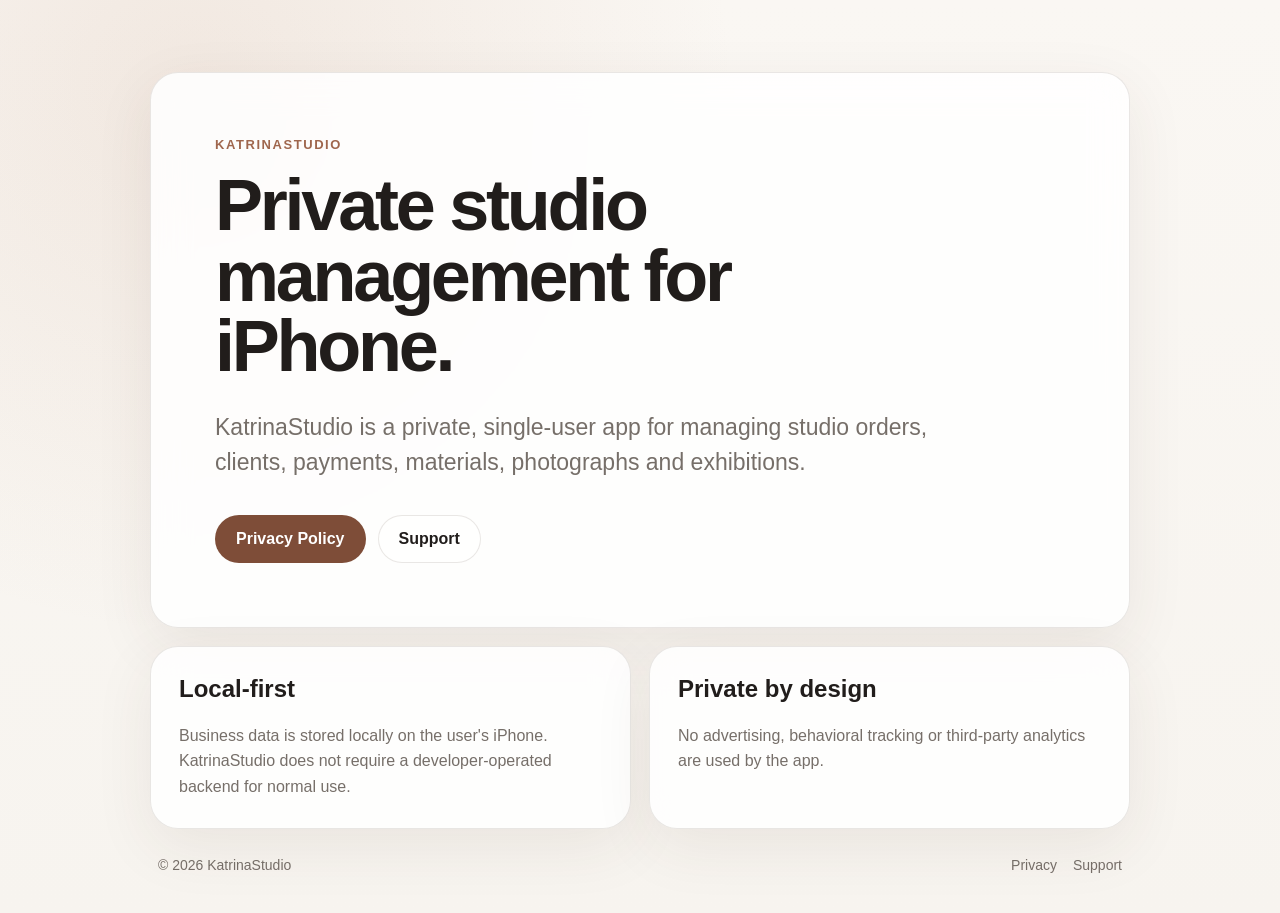
<file: index.html>
<!doctype html>
<html lang="en">
<head>
  <meta charset="utf-8">
  <meta name="viewport" content="width=device-width, initial-scale=1">
  <title>KatrinaStudio</title>
  <meta name="description" content="KatrinaStudio — private studio management for iPhone.">
  <link rel="stylesheet" href="./assets/styles.css">
</head>
<body>
  <main class="shell">
    <section class="hero card">
      <div class="eyebrow">KatrinaStudio</div>
      <h1>Private studio management for iPhone.</h1>
      <p class="lead">KatrinaStudio is a private, single-user app for managing studio orders, clients, payments, materials, photographs and exhibitions.</p>
      <div class="actions">
        <a class="button primary" href="./privacy/">Privacy Policy</a>
        <a class="button" href="./support/">Support</a>
      </div>
    </section>

    <section class="grid">
      <article class="card">
        <h2>Local-first</h2>
        <p>Business data is stored locally on the user's iPhone. KatrinaStudio does not require a developer-operated backend for normal use.</p>
      </article>
      <article class="card">
        <h2>Private by design</h2>
        <p>No advertising, behavioral tracking or third-party analytics are used by the app.</p>
      </article>
    </section>

    <footer>
      <span>© 2026 KatrinaStudio</span>
      <nav>
        <a href="./privacy/">Privacy</a>
        <a href="./support/">Support</a>
      </nav>
    </footer>
  </main>
</body>
</html>
</file>
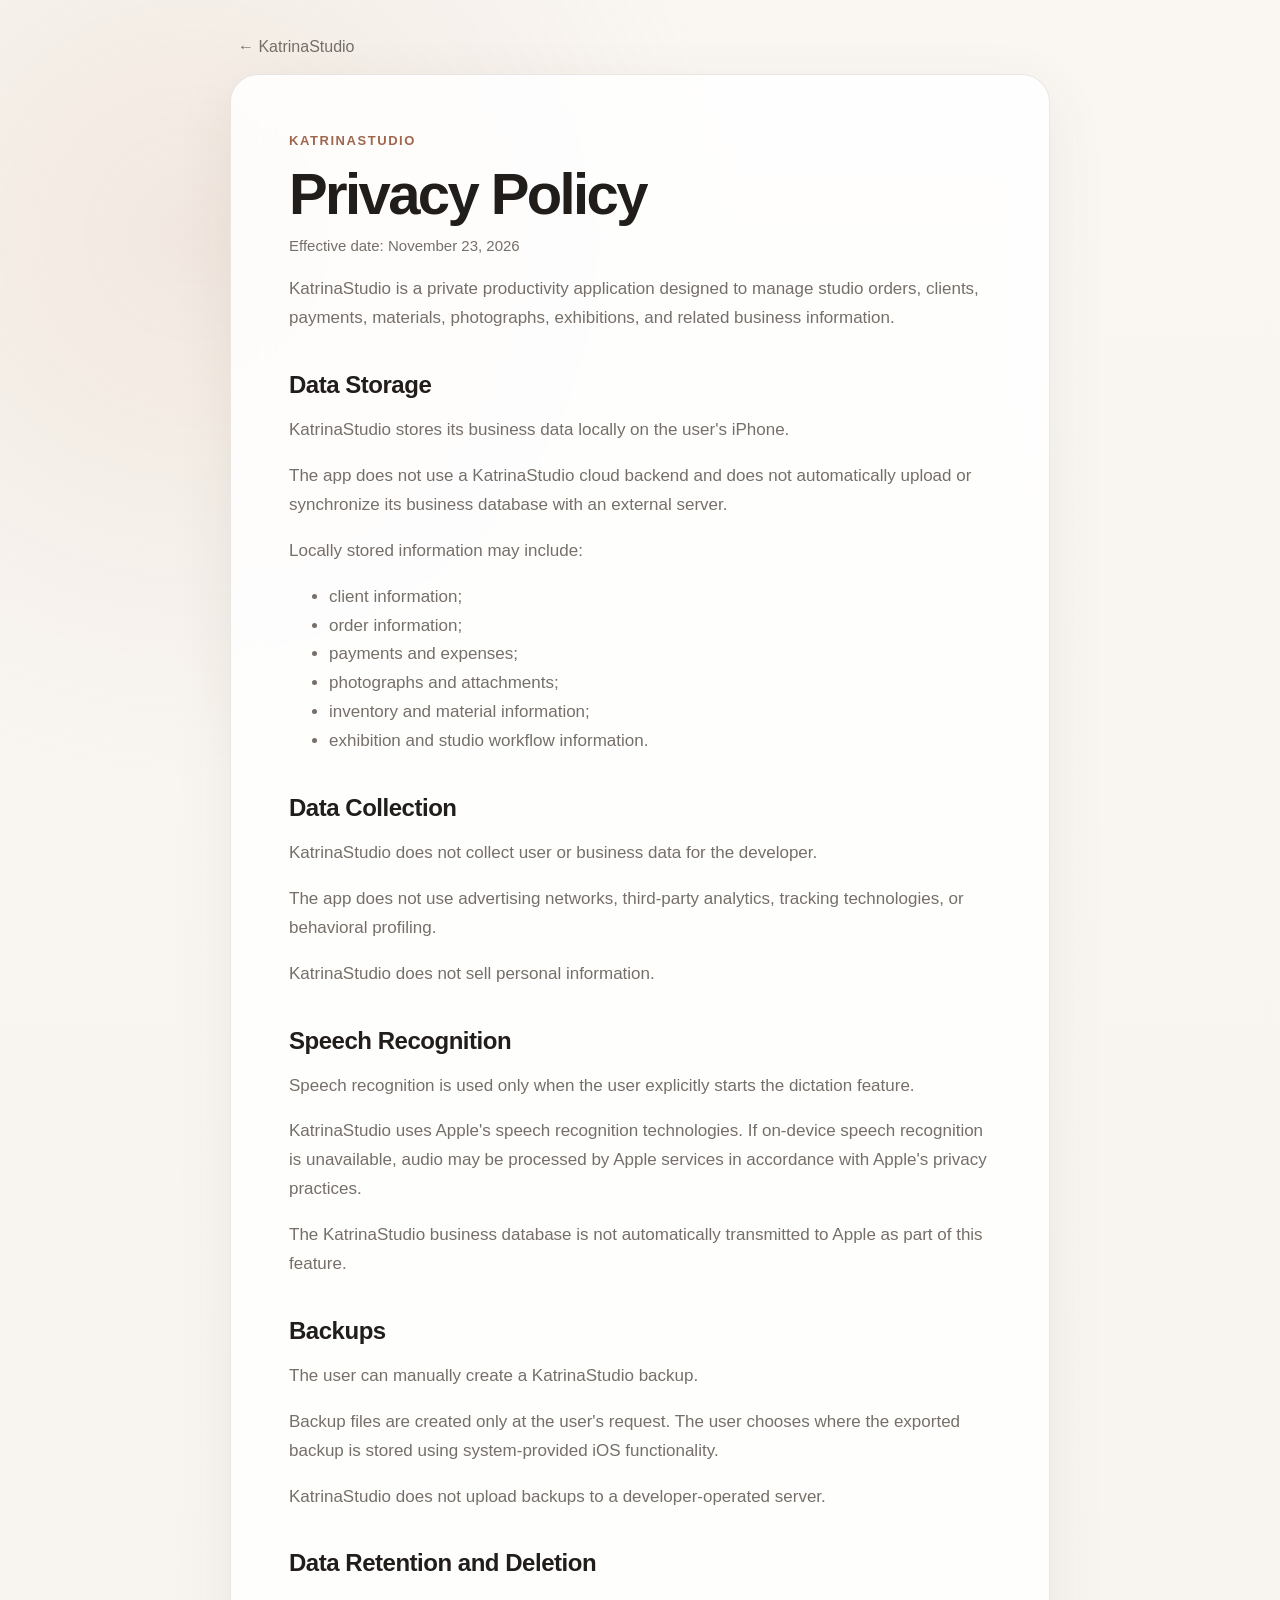
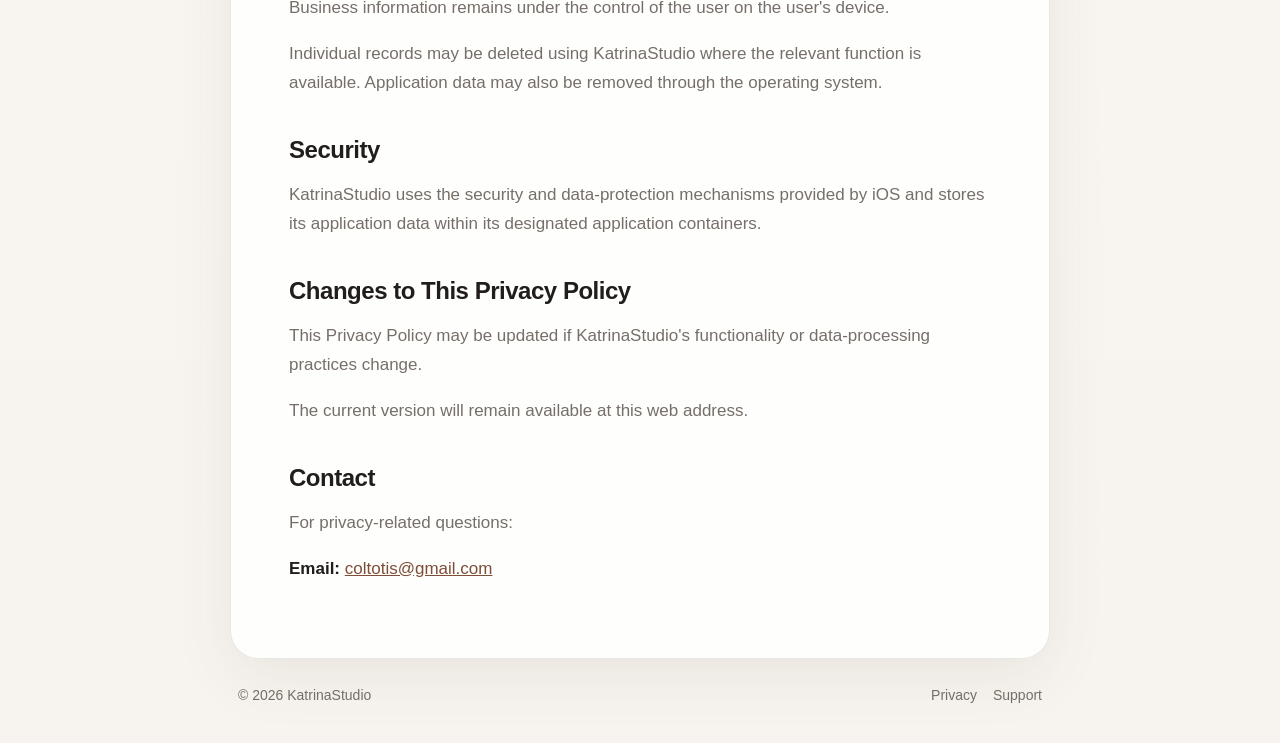
<file: privacy/index.html>
<!doctype html>
<html lang="en">
<head>
  <meta charset="utf-8">
  <meta name="viewport" content="width=device-width, initial-scale=1">
  <title>Privacy Policy — KatrinaStudio</title>
  <meta name="description" content="KatrinaStudio Privacy Policy">
  <link rel="stylesheet" href="../assets/styles.css">
</head>
<body>
  <main class="shell document">
    <a class="back" href="../">← KatrinaStudio</a>
    <article class="card prose">
      <div class="eyebrow">KatrinaStudio</div>
      <h1>Privacy Policy</h1>
      <p class="meta">Effective date: November 23, 2026</p>

      <p>KatrinaStudio is a private productivity application designed to manage studio orders, clients, payments, materials, photographs, exhibitions, and related business information.</p>

      <h2>Data Storage</h2>
      <p>KatrinaStudio stores its business data locally on the user's iPhone.</p>
      <p>The app does not use a KatrinaStudio cloud backend and does not automatically upload or synchronize its business database with an external server.</p>
      <p>Locally stored information may include:</p>
      <ul>
        <li>client information;</li>
        <li>order information;</li>
        <li>payments and expenses;</li>
        <li>photographs and attachments;</li>
        <li>inventory and material information;</li>
        <li>exhibition and studio workflow information.</li>
      </ul>

      <h2>Data Collection</h2>
      <p>KatrinaStudio does not collect user or business data for the developer.</p>
      <p>The app does not use advertising networks, third-party analytics, tracking technologies, or behavioral profiling.</p>
      <p>KatrinaStudio does not sell personal information.</p>

      <h2>Speech Recognition</h2>
      <p>Speech recognition is used only when the user explicitly starts the dictation feature.</p>
      <p>KatrinaStudio uses Apple's speech recognition technologies. If on-device speech recognition is unavailable, audio may be processed by Apple services in accordance with Apple's privacy practices.</p>
      <p>The KatrinaStudio business database is not automatically transmitted to Apple as part of this feature.</p>

      <h2>Backups</h2>
      <p>The user can manually create a KatrinaStudio backup.</p>
      <p>Backup files are created only at the user's request. The user chooses where the exported backup is stored using system-provided iOS functionality.</p>
      <p>KatrinaStudio does not upload backups to a developer-operated server.</p>

      <h2>Data Retention and Deletion</h2>
      <p>Business information remains under the control of the user on the user's device.</p>
      <p>Individual records may be deleted using KatrinaStudio where the relevant function is available. Application data may also be removed through the operating system.</p>

      <h2>Security</h2>
      <p>KatrinaStudio uses the security and data-protection mechanisms provided by iOS and stores its application data within its designated application containers.</p>

      <h2>Changes to This Privacy Policy</h2>
      <p>This Privacy Policy may be updated if KatrinaStudio's functionality or data-processing practices change.</p>
      <p>The current version will remain available at this web address.</p>

      <h2>Contact</h2>
      <p>For privacy-related questions:</p>
      <p><strong>Email:</strong> <a href="mailto:coltotis@gmail.com">coltotis@gmail.com</a></p>
    </article>

    <footer>
      <span>© 2026 KatrinaStudio</span>
      <nav>
        <a href="../privacy/">Privacy</a>
        <a href="../support/">Support</a>
      </nav>
    </footer>
  </main>
</body>
</html>
</file>
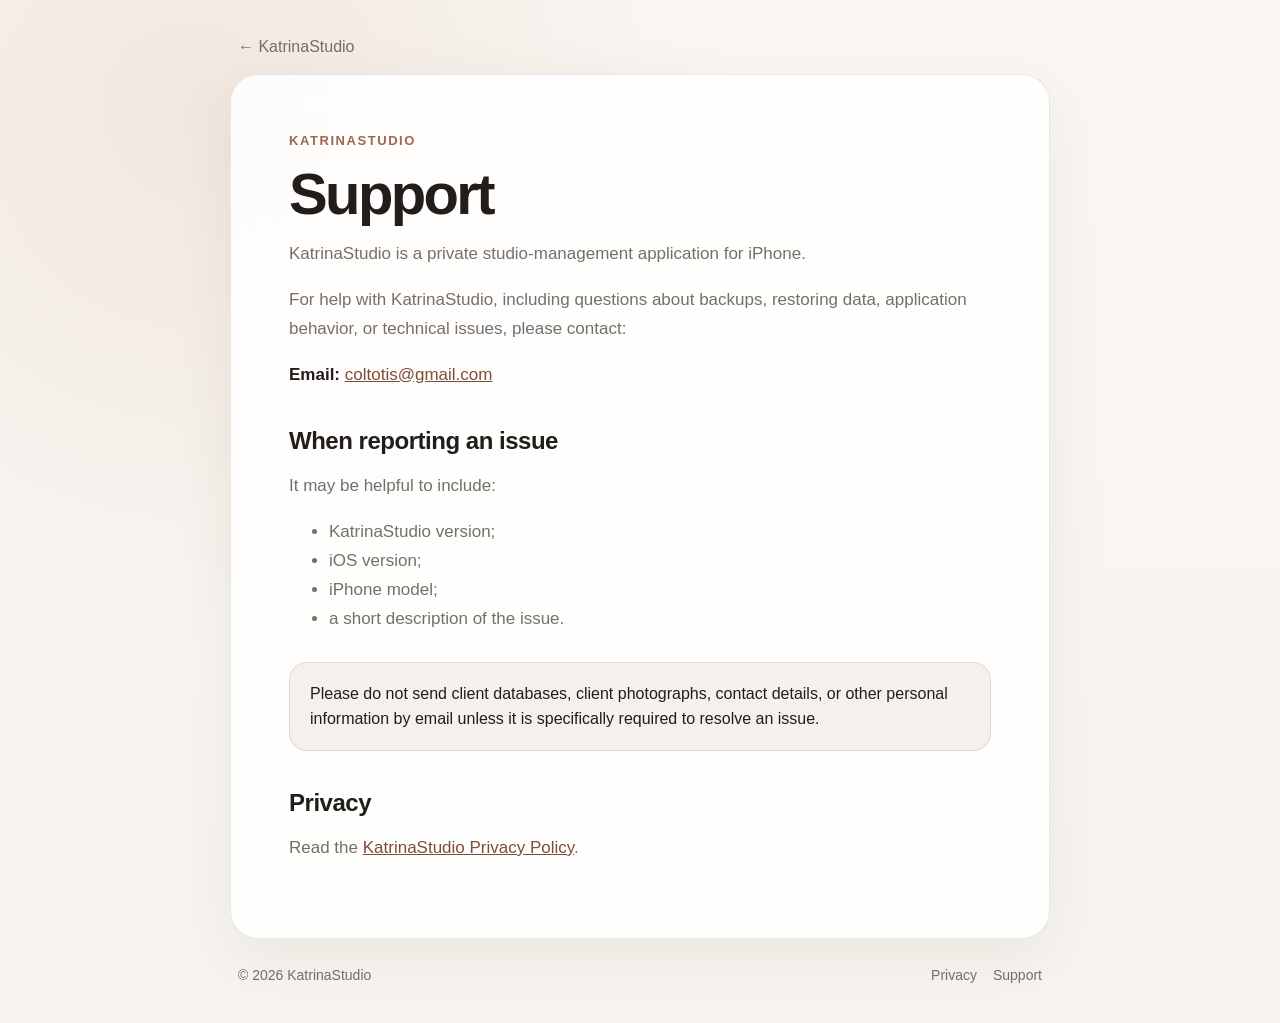
<file: support/index.html>
<!doctype html>
<html lang="en">
<head>
  <meta charset="utf-8">
  <meta name="viewport" content="width=device-width, initial-scale=1">
  <title>Support — KatrinaStudio</title>
  <meta name="description" content="KatrinaStudio Support">
  <link rel="stylesheet" href="../assets/styles.css">
</head>
<body>
  <main class="shell document">
    <a class="back" href="../">← KatrinaStudio</a>
    <article class="card prose">
      <div class="eyebrow">KatrinaStudio</div>
      <h1>Support</h1>
      <p>KatrinaStudio is a private studio-management application for iPhone.</p>

      <p>For help with KatrinaStudio, including questions about backups, restoring data, application behavior, or technical issues, please contact:</p>

      <p><strong>Email:</strong> <a href="mailto:coltotis@gmail.com">coltotis@gmail.com</a></p>

      <h2>When reporting an issue</h2>
      <p>It may be helpful to include:</p>
      <ul>
        <li>KatrinaStudio version;</li>
        <li>iOS version;</li>
        <li>iPhone model;</li>
        <li>a short description of the issue.</li>
      </ul>

      <div class="notice">
        Please do not send client databases, client photographs, contact details, or other personal information by email unless it is specifically required to resolve an issue.
      </div>

      <h2>Privacy</h2>
      <p>Read the <a href="../privacy/">KatrinaStudio Privacy Policy</a>.</p>
    </article>

    <footer>
      <span>© 2026 KatrinaStudio</span>
      <nav>
        <a href="../privacy/">Privacy</a>
        <a href="../support/">Support</a>
      </nav>
    </footer>
  </main>
</body>
</html>
</file>
<file: assets/styles.css>
:root {
  color-scheme: light dark;
  --bg: #f7f4ef;
  --surface: rgba(255,255,255,.86);
  --text: #211d1b;
  --muted: #766f69;
  --line: rgba(77,58,47,.12);
  --accent: #9f664d;
  --accent-strong: #7e4d38;
  --shadow: 0 18px 60px rgba(72,49,36,.08);
}

* { box-sizing: border-box; }

html { background: var(--bg); }

body {
  margin: 0;
  min-height: 100vh;
  font-family: -apple-system, BlinkMacSystemFont, "SF Pro Text", "Segoe UI", sans-serif;
  color: var(--text);
  background:
    radial-gradient(circle at 15% 10%, rgba(191,145,116,.15), transparent 34rem),
    linear-gradient(180deg, #faf7f3 0%, var(--bg) 100%);
}

a { color: var(--accent-strong); }

.shell {
  width: min(980px, calc(100% - 32px));
  margin: 0 auto;
  padding: 72px 0 40px;
}

.hero { padding: clamp(32px, 6vw, 64px); }

.card {
  background: var(--surface);
  border: 1px solid var(--line);
  border-radius: 28px;
  box-shadow: var(--shadow);
  backdrop-filter: blur(18px);
}

.eyebrow {
  color: var(--accent);
  font-size: 13px;
  font-weight: 750;
  letter-spacing: .12em;
  text-transform: uppercase;
  margin-bottom: 18px;
}

h1 {
  margin: 0;
  max-width: 760px;
  font-size: clamp(42px, 7vw, 72px);
  line-height: .98;
  letter-spacing: -.045em;
}

.lead {
  max-width: 720px;
  margin: 28px 0 0;
  color: var(--muted);
  font-size: clamp(18px, 2.4vw, 23px);
  line-height: 1.55;
}

.actions {
  display: flex;
  gap: 12px;
  flex-wrap: wrap;
  margin-top: 34px;
}

.button {
  display: inline-flex;
  align-items: center;
  justify-content: center;
  min-height: 48px;
  padding: 0 20px;
  border: 1px solid var(--line);
  border-radius: 999px;
  color: var(--text);
  text-decoration: none;
  font-weight: 650;
  background: rgba(255,255,255,.55);
}

.button.primary {
  color: white;
  background: var(--accent-strong);
  border-color: transparent;
}

.grid {
  display: grid;
  grid-template-columns: repeat(2, minmax(0, 1fr));
  gap: 18px;
  margin-top: 18px;
}

.grid .card { padding: 28px; }

.grid h2 { margin-top: 0; }

.grid p {
  color: var(--muted);
  line-height: 1.6;
  margin-bottom: 0;
}

.document {
  width: min(820px, calc(100% - 32px));
  padding-top: 38px;
}

.back {
  display: inline-block;
  margin: 0 0 18px 8px;
  color: var(--muted);
  text-decoration: none;
}

.prose { padding: clamp(28px, 6vw, 58px); }

.prose h1 {
  font-size: clamp(38px, 6vw, 58px);
  margin-bottom: 10px;
}

.prose h2 {
  margin: 38px 0 12px;
  font-size: 24px;
  letter-spacing: -.02em;
}

.prose p,
.prose li {
  font-size: 17px;
  line-height: 1.7;
}

.prose p,
.prose ul { color: var(--muted); }

.prose strong { color: var(--text); }

.meta {
  margin-top: 0;
  font-size: 15px !important;
}

.notice {
  margin-top: 28px;
  padding: 18px 20px;
  border-radius: 18px;
  background: rgba(159,102,77,.09);
  border: 1px solid rgba(159,102,77,.18);
  line-height: 1.6;
}

.placeholder {
  display: inline-block;
  padding: 2px 8px;
  border-radius: 8px;
  background: rgba(171,75,75,.11);
  color: #8b3434;
}

footer {
  display: flex;
  justify-content: space-between;
  gap: 20px;
  color: var(--muted);
  font-size: 14px;
  padding: 28px 8px 0;
}

footer nav {
  display: flex;
  gap: 16px;
}

footer a {
  color: inherit;
  text-decoration: none;
}

@media (max-width: 700px) {
  .shell { padding-top: 24px; }
  .grid { grid-template-columns: 1fr; }
  footer { flex-direction: column; }
}

@media (prefers-color-scheme: dark) {
  :root {
    --bg: #171412;
    --surface: rgba(35,30,27,.88);
    --text: #f3ede8;
    --muted: #b9aea7;
    --line: rgba(255,255,255,.09);
    --accent: #d69a78;
    --accent-strong: #bd7656;
    --shadow: 0 18px 60px rgba(0,0,0,.22);
  }

  body {
    background:
      radial-gradient(circle at 15% 10%, rgba(191,145,116,.12), transparent 34rem),
      linear-gradient(180deg, #1b1715 0%, var(--bg) 100%);
  }

  .button { background: rgba(255,255,255,.04); }
  .placeholder { color: #f3aaa4; }
}
</file>
